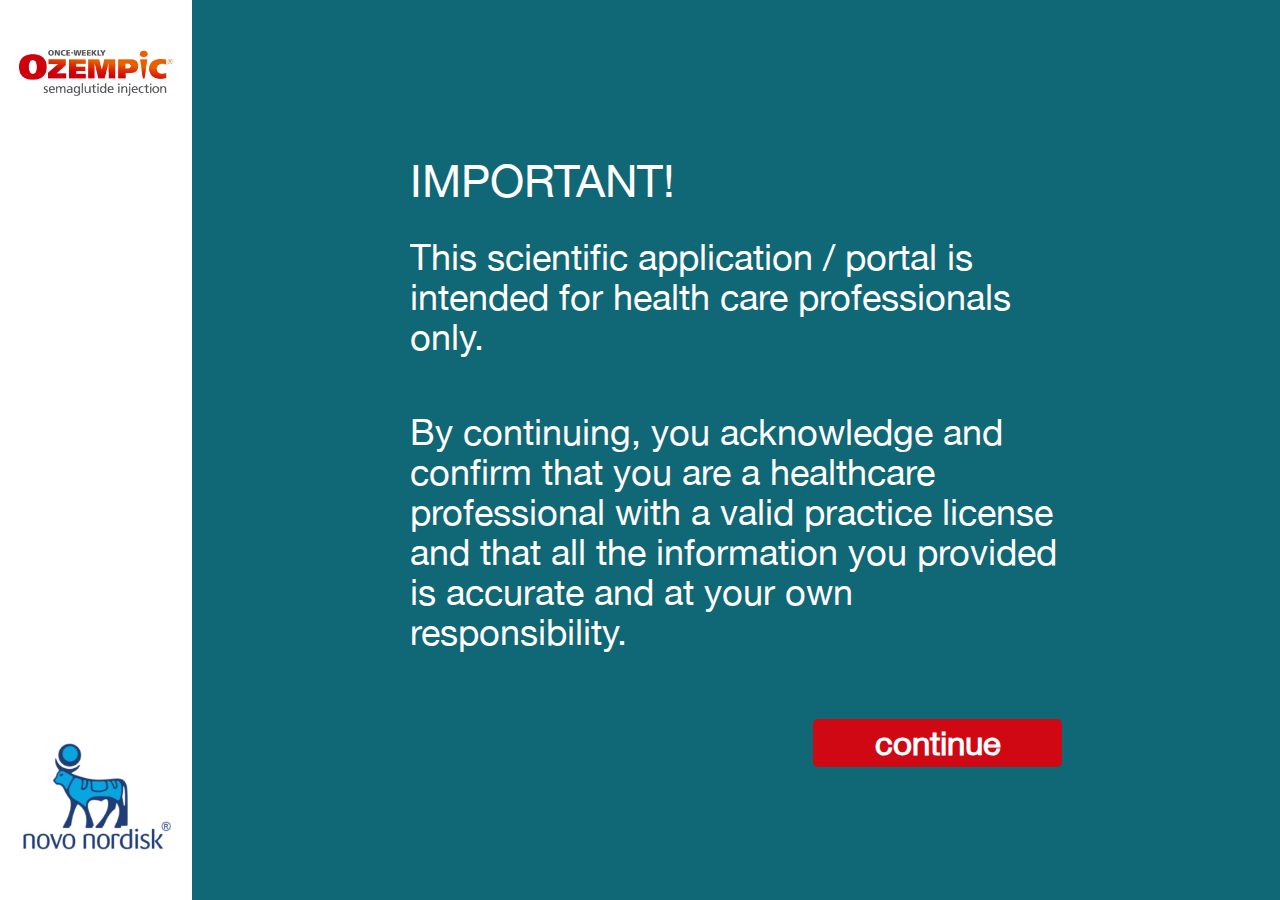
<file: index.html>
<!DOCTYPE html>
<html lang="en">
<head>
    <meta charset="UTF-8">
    <meta name="viewport" content="width=device-width, initial-scale=1.0">
    <title>Ozempic</title>
    <!-- Css Files -->
    <!-- Bootstrap -->
    <link rel="stylesheet" href="css/bootstrap.min.css">
    <!--Font Awesome Style  -->
    <link rel="stylesheet" href="css/all.min.css">
    <!-- Custome style -->
    <link rel="stylesheet" href="css/custome.css">
    <!-- End Css Files -->
</head>
<body>
    <div id="phone-view" class=" align-items-center">
        <div class="phone-view-item">
         <div class="phone mx-5">
         
         </div>
         <div class="message">
           Please rotate your device!
         </div>
        </div>
     </div>
    <!-- Description Section -->
    <section id="desc-sec" class="">
        <div id="desc" class="d-flex flex-nowrap">
            <div class="logo_container d-flex flex-column justify-content-between bg-white text-center">
                <img class="logo1 mx-auto" src="img/logo1.png" alt="">
                <img class="logo2 mx-auto" src="img/logo2.png" alt="">
            </div>
            <div class="desc-item d-flex flex-column justify-content-center ">
                <div class="desc_content text-white">
                    <h1 class="">IMPORTANT!</h1>
                    <p>This scientific application / portal is intended for health care professionals only.</p>
                    <p> By continuing, you acknowledge and confirm that you are a healthcare professional with a valid practice license and that all the information you provided is accurate and at your own responsibility.</p>
                    <button id="desc_btn"><a href="home.html">continue</a> </button>
                </div>

            </div>
        </div>
    </section>

    <!-- Js Files -->
    <!-- Jquery -->
    <script src="js/jquery.min.js"></script>
    <!-- Bootstrap -->
    <script src="js/bootstrap.min.js"></script>
    <!-- Custome js -->
    <script src="js/custome.js"></script>
</body>
</html>
</file>
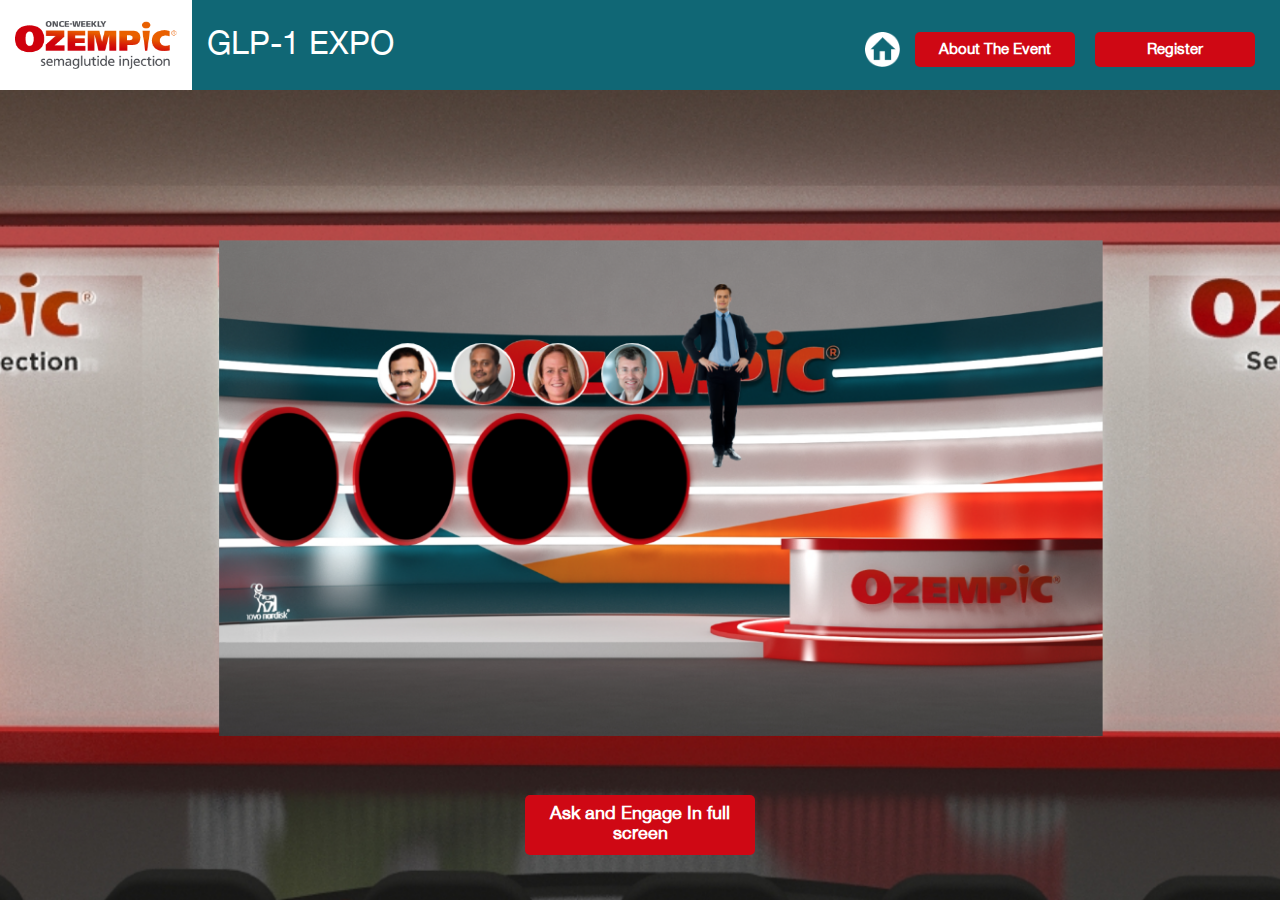
<file: attend.html>
<!DOCTYPE html>
<html lang="en">
<head>
    <meta charset="UTF-8">
    <meta name="viewport" content="width=device-width, initial-scale=1.0">
    <title>Ozempic</title>
    <!-- Css Files -->
    <!-- Bootstrap -->
    <link rel="stylesheet" href="css/bootstrap.min.css">
    <!--Font Awesome Style  -->
    <link rel="stylesheet" href="css/all.min.css">
    <!-- Custome style -->
    <link rel="stylesheet" href="css/custome.css">
    <!-- End Css Files -->
</head>
<body>
    <div id="phone-view" class=" align-items-center tap-view">
        <div class="phone-view-item">
         <div class="phone mx-5">
         
         </div>
         <div class="message">
           Please rotate your device!
         </div>
        </div>
     </div>
    <section id=""class="section-home home reg-section">
        <div id="home-nav" class="d-flex flex-nowrap home-nav">
            <div class="nav-logo">
                <img src="img/logo1.png" alt="" class="logo">
            </div>
            <div class="nav text-white d-flex justify-content-between flex-nowrap">
                <h2 class="mt-1 reg-nav-headding">GLP-1 EXPO</h2>
                <div class="nav-btn d-flex flex-nowrap justify-content-between mt-2">
                    <a href="home.html"><img class="home-icon" src="img/home-icon.png" alt=""></a>
                    <button class="about reg-nav-btn">About The Event</button>
                    <button class="register reg-nav-btn">Register</button>
                </div>
            </div>
        </div>
        <div id="home-bg" class="text-white  attend-bg">
           
            <a href="" class="attend-request">Ask and Engage In full screen</a>
        </div>

    </section>
 <!-- About popup -->
 <div id="myModal" class="modal py-0">
    <!-- Modal content -->
    <div class="modal-content py-0">
        <div id="" class="d-flex flex-nowrap home-nav">
            <div class="nav-logo">
                <img src="img/logo1.png" alt="" class="logo">
            </div>
            <div class="nav text-white d-flex justify-content-between flex-nowrap align-items-center ">
                <h2 class="mt-1">GLP-1 EXPO</h2>
                <div class="nav-btn d-flex flex-nowrap justify-content-between ">
                    <img class="home-icon close" src="img/home-icon.png" alt="">
                </div>
            </div>
        </div>
        <div class="popup-bg">
            <img src="img/popup-img.png" alt="" class="w-100" height="400">
        </div>
        <div class="popup-content text-center  mx-auto mt-3 py-3">
            <h1>Welcome to Novo Nordisk GLP-1 EXPO, 2020</h1>
            <p>You are welcome to our 2020 GLP-1 EXPO virtual event, where experts like you meet to discuss the future of our patients and our commitment to provide the best innovations and solutions to manage and hopefully find a cure for their disease.</p>
        </div>
        <div id="speakers" class="text-white text-center py-3">
            <h2>Our Speakers</h2>
            <div class="d-flex justify-content-between  mx-auto mt-md-5 mt-sm-5 flex-wrap speakers-container">
                    <div class="col-md-6 text-center text-white item">
                        <img src="img/Img1.png" alt="" class="speakerimg" >
                        <h4>Prof. Ali S. Alzahrani</h4>
                        <p>Consultant Endocrinologist, King Faisal Specialist
                            Hospital & Research Centre; Professor of Medicine,
                            Alfaisal University, Riyadh, Kingdom of Saudi Arabia
                        </p>
                    </div>
                    <div class="col-md-6 text-center text-white item">
                        <img src="img/Img2.png" alt="" class="speakerimg" >
                        <h4>Prof. Ali S. Alzahrani</h4>
                        <p>Consultant Endocrinologist, King Faisal Specialist
                            Hospital & Research Centre; Professor of Medicine,
                            Alfaisal University, Riyadh, Kingdom of Saudi Arabia
                        </p>
                    </div>
                    <div class="col-md-6 text-center text-white item mt-5">
                        <img src="img/Img3.png" alt="" class="speakerimg" >
                        <h4>Prof. Ali S. Alzahrani</h4>
                        <p>Consultant Endocrinologist, King Faisal Specialist
                            Hospital & Research Centre; Professor of Medicine,
                            Alfaisal University, Riyadh, Kingdom of Saudi Arabia
                        </p>
                    </div>
                    <div class="col-md-6 text-center text-white item mt-5">
                        <img src="img/Img4.png" alt="" class="speakerimg" >
                        <h4>Prof. Ali S. Alzahrani</h4>
                        <p>Consultant Endocrinologist, King Faisal Specialist
                            Hospital & Research Centre; Professor of Medicine,
                            Alfaisal University, Riyadh, Kingdom of Saudi Arabia
                        </p>
                    </div>

            </div>
            <div class="bg-white">
                <img src="img/logo2.png" alt="" class="sL2">
            </div>
        </div>
    </div>
</div>
    <!-- Js Files -->
    <!-- Jquery -->
    <script src="js/jquery.min.js"></script>
    <!-- Bootstrap -->
    <script src="js/bootstrap.min.js"></script>
    <!-- Custome js -->
    <script src="js/custome.js"></script>
</body>
</html>
</file>
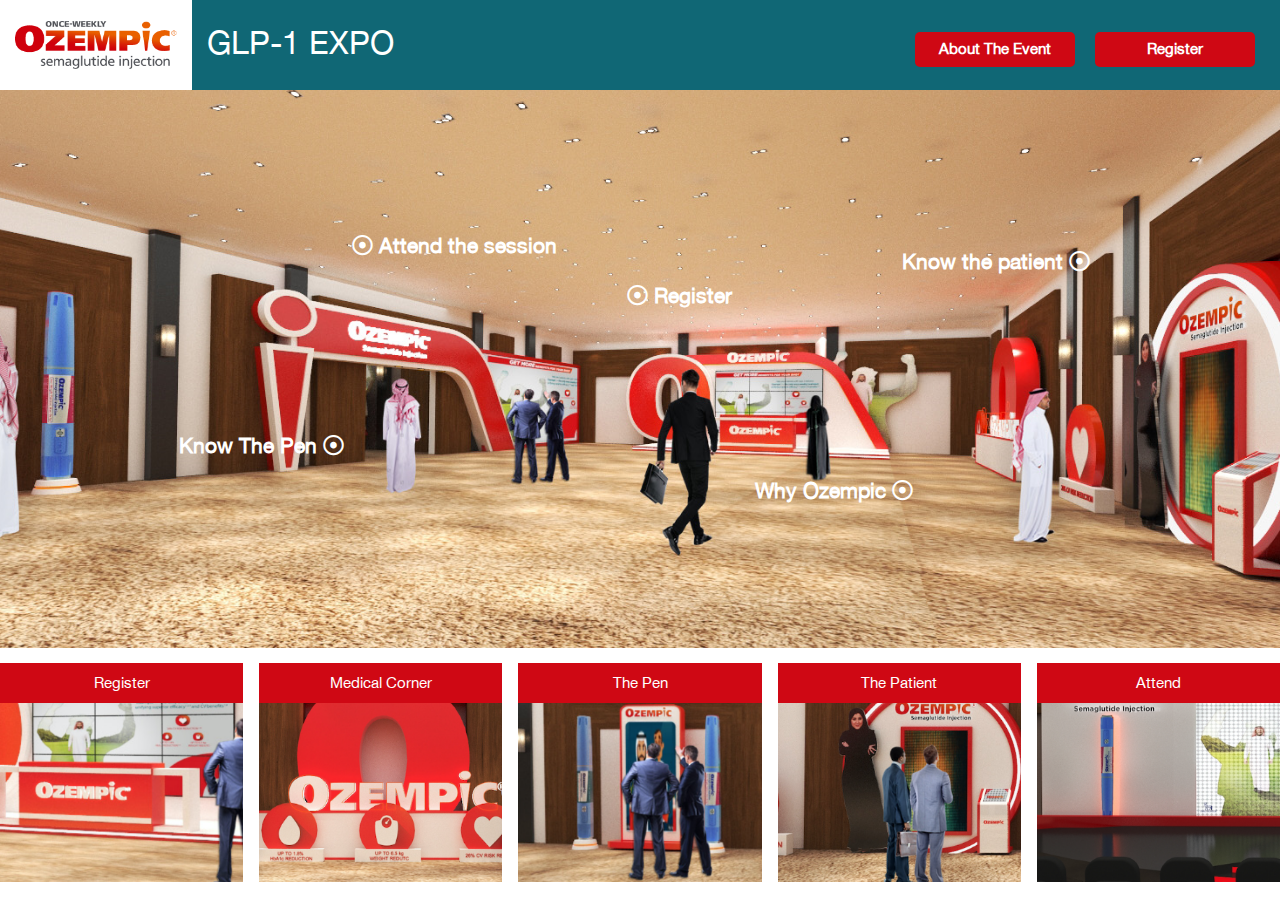
<file: home.html>
<!DOCTYPE html>
<html lang="en">
<head>
    <meta charset="UTF-8">
    <meta name="viewport" content="width=device-width, initial-scale=1.0">
    <title>Ozempic</title>
    <!-- Css Files -->
    <!-- Bootstrap -->
    <link rel="stylesheet" href="css/bootstrap.min.css">
    <!--Font Awesome Style  -->
    <link rel="stylesheet" href="css/all.min.css">
    <!-- Custome style -->
    <link rel="stylesheet" href="css/custome.css">
    <!-- End Css Files -->
</head>
<body>
    <!-- Description Section -->
    <div id="phone-view" class=" align-items-center">
       <div class="phone-view-item">
        <div class="phone mx-5">
        
        </div>
        <div class="message">
          Please rotate your device!
        </div>
       </div>
    </div>
    <section id="home"class="section-home home">
        <div id="home-nav" class="d-flex flex-nowrap home-nav">
            <div class="nav-logo">
                <img src="img/logo1.png" alt="" class="logo">
            </div>
            <div class="nav text-white d-flex justify-content-between flex-nowrap">
                <h2 class="mt-1">GLP-1 EXPO</h2>
                <div class="nav-btn d-flex flex-nowrap justify-content-between mt-2">
                    <button class="about">About The Event</button>
                    <a href="register.html"><button class="register">Register</button></a>
                </div>
            </div>
        </div>
        <div id="home-bg" class="text-white home-bg">
            <a href="pen.html" class="home-link1">Know The Pen <span><i class="far fa-dot-circle"></i></span></a>
            <a href="session.html" class="home-link2"><span><i class="far fa-dot-circle"></i></span> Attend the session</a>
            <a href="register.html" class="home-link3"> <span><i class="far fa-dot-circle"></i></span> Register</a>
            <a href="medical.html" class="home-link4">Why Ozempic <span><i class="far fa-dot-circle"></i></span></a>
            <a href="patient.html" class="home-link5">Know the patient <span><i class="far fa-dot-circle"></i></span></a>
        </div>
        <div id="home-buttom-links" class="w-100 d-flex justify-content-between home-buttom-links">
            <div class="register home-btn">
                <a href="register.html"></a>
                <a href="register.html" class="list-link">Register</a>
            </div>
            <div class="medical home-btn">
                <a href="medical.html"></a>
                <a href="medical.html" class="list-link">Medical Corner</a>
            </div>
            <div class="pen home-btn">
                <a href="pen.html"></a>
                <a href="pen.html" class="list-link">The Pen</a>
            </div>
            <div class="patient home-btn">
                <a href="patient.html"></a>
                <a href="patient.html" class="list-link">The Patient</a>
            </div>
            <div class="attend home-btn">
                <a href="session.html"></a>
                <a href="session.html" class="list-link">Attend</a>
            </div>
        </div>
    </section>

    <!-- About popup -->
    <div id="myModal" class="modal py-0">
        <!-- Modal content -->
        <div class="modal-content py-0">
            <div id="" class="d-flex flex-nowrap home-nav">
                <div class="nav-logo">
                    <img src="img/logo1.png" alt="" class="logo">
                </div>
                <div class="nav text-white d-flex justify-content-between flex-nowrap align-items-center ">
                    <h2 class="mt-1">GLP-1 EXPO</h2>
                    <div class="nav-btn d-flex flex-nowrap justify-content-between ">
                        <img class="home-icon close" src="img/home-icon.png" alt="">
                    </div>
                </div>
            </div>
            <div class="popup-bg">
                <img src="img/popup-img.png" alt="" class="w-100" height="400">
            </div>
            <div class="popup-content text-center  mx-auto mt-3 py-3">
                <h1>Welcome to Novo Nordisk GLP-1 EXPO, 2020</h1>
                <p>You are welcome to our 2020 GLP-1 EXPO virtual event, where experts like you meet to discuss the future of our patients and our commitment to provide the best innovations and solutions to manage and hopefully find a cure for their disease.</p>
            </div>
            <div id="speakers" class="text-white text-center py-3">
                <h2>Our Speakers</h2>
                <div class="d-flex justify-content-between  mx-auto mt-md-5 mt-sm-5 flex-wrap speakers-container">
                        <div class="col-md-6 text-center text-white item">
                            <img src="img/Img1.png" alt="" class="speakerimg" >
                            <h4>Prof. Ali S. Alzahrani</h4>
                            <p>Consultant Endocrinologist, King Faisal Specialist
                                Hospital & Research Centre; Professor of Medicine,
                                Alfaisal University, Riyadh, Kingdom of Saudi Arabia
                            </p>
                        </div>
                        <div class="col-md-6 text-center text-white item">
                            <img src="img/Img2.png" alt="" class="speakerimg" >
                            <h4>Prof. Ali S. Alzahrani</h4>
                            <p>Consultant Endocrinologist, King Faisal Specialist
                                Hospital & Research Centre; Professor of Medicine,
                                Alfaisal University, Riyadh, Kingdom of Saudi Arabia
                            </p>
                        </div>
                        <div class="col-md-6 text-center text-white item mt-5">
                            <img src="img/Img3.png" alt="" class="speakerimg" >
                            <h4>Prof. Ali S. Alzahrani</h4>
                            <p>Consultant Endocrinologist, King Faisal Specialist
                                Hospital & Research Centre; Professor of Medicine,
                                Alfaisal University, Riyadh, Kingdom of Saudi Arabia
                            </p>
                        </div>
                        <div class="col-md-6 text-center text-white item mt-5">
                            <img src="img/Img4.png" alt="" class="speakerimg" >
                            <h4>Prof. Ali S. Alzahrani</h4>
                            <p>Consultant Endocrinologist, King Faisal Specialist
                                Hospital & Research Centre; Professor of Medicine,
                                Alfaisal University, Riyadh, Kingdom of Saudi Arabia
                            </p>
                        </div>

                </div>
                <div class="bg-white">
                    <img src="img/logo2.png" alt="" class="sL2">
                </div>
            </div>
        </div>
    </div>

    <!-- pen popup -->
   
    <!-- Js Files -->
    <!-- Jquery -->
    <script src="js/jquery.min.js"></script>
    <!-- Bootstrap -->
    <script src="js/bootstrap.min.js"></script>
    <!-- Custome js -->
    <script src="js/custome.js"></script>
</body>
</html>
</file>
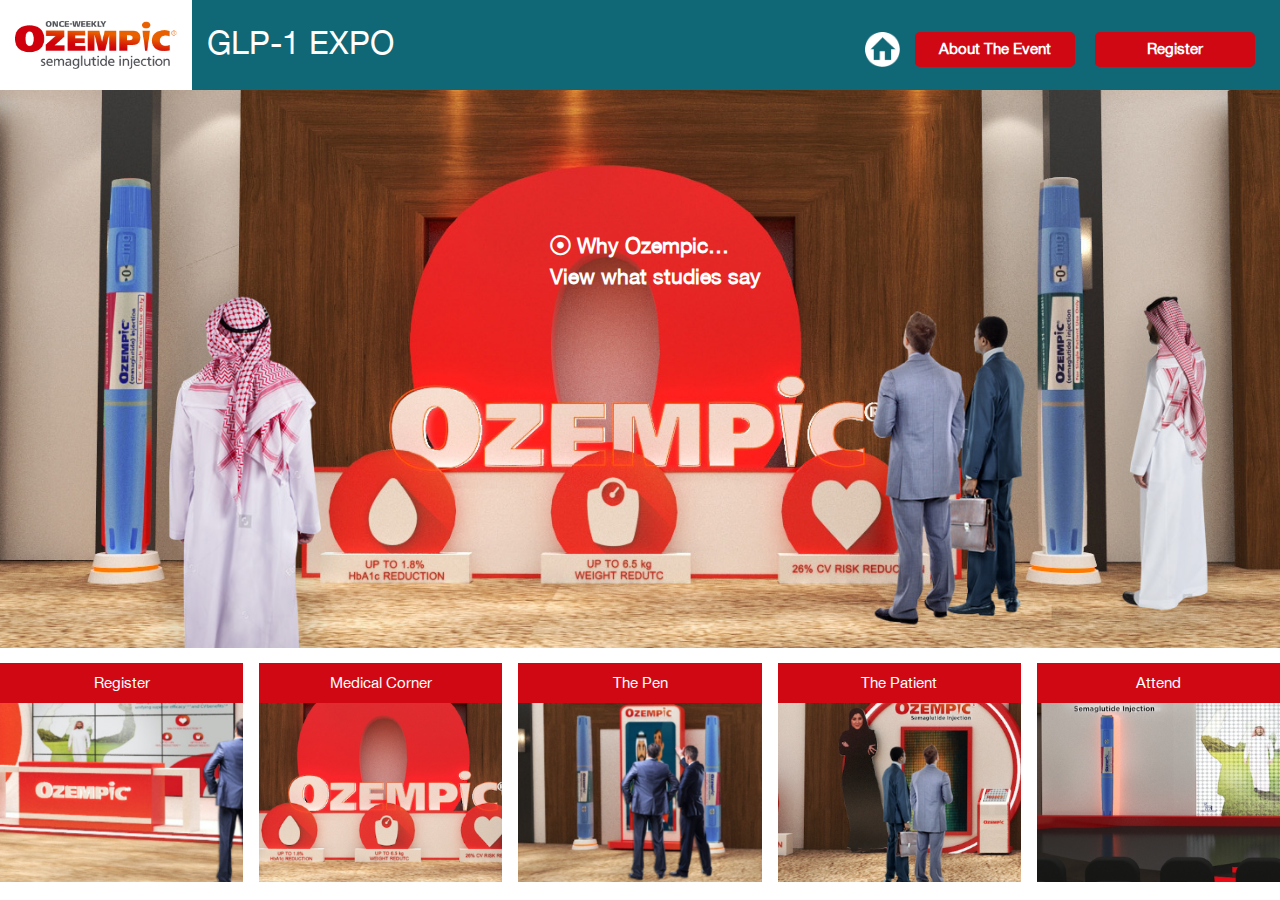
<file: medical.html>
<!DOCTYPE html>
<html lang="en">
<head>
    <meta charset="UTF-8">
    <meta name="viewport" content="width=device-width, initial-scale=1.0">
    <title>Ozempic</title>
    <!-- Css Files -->
    <!-- Bootstrap -->
    <link rel="stylesheet" href="css/bootstrap.min.css">
    <!--Font Awesome Style  -->
    <link rel="stylesheet" href="css/all.min.css">
    <!-- Custome style -->
    <link rel="stylesheet" href="css/custome.css">
    <!-- End Css Files -->
</head>
<body>
    <div id="phone-view" class=" align-items-center">
        <div class="phone-view-item">
         <div class="phone mx-5">
         
         </div>
         <div class="message">
           Please rotate your device!
         </div>
        </div>
     </div>
    <section id=""class="section-home home reg-section">
        <div id="home-nav" class="d-flex flex-nowrap home-nav">
            <div class="nav-logo">
                <img src="img/logo1.png" alt="" class="logo">
            </div>
            <div class="nav text-white d-flex justify-content-between flex-nowrap">
                <h2 class="mt-1 reg-nav-headding">GLP-1 EXPO</h2>
                <div class="nav-btn d-flex flex-nowrap justify-content-between mt-2">
                    <a href="home.html"><img class="home-icon" src="img/home-icon.png" alt=""></a>
                    <button class="about reg-nav-btn">About The Event</button>
                    <button class="register reg-nav-btn">Register</button>
                </div>
            </div>
        </div>
        <div id="home-bg" class="text-white home-bg med-bg">
            <a href="" class="home-link2 med-link1"><span><i class="far fa-dot-circle"></i></span> Why Ozempic… <br>View what studies say</a>
            <!-- <div id="medical-corner-container">
                <div id="drop"></div>
                <div id="weight"></div>
                <div id="heart"></div>
            </div> -->

            <div class="medical-popup">
                <div class="drop med-pop-item">
                    <div class="drop-content">
                        <img src="img/drop.jpg" alt="">
                    </div>
                    <span class="med-close">&times;</span>
                </div>
                <div class="heart med-pop-item">
                    <div class="heart-content">
                        <img src="img/heart.jpg" alt="">
                    </div>
                    <span class="med-close">&times;</span>
                </div>
                <div class="weight med-pop-item">
                    <div class="weight-content">
                        <img src="img/weight.jpg" alt="">
                    </div>
                    <span class="med-close">&times;</span>
                </div>
                <div class="p-popup med-pop-item">
                    <div class="drop-content">
                        <iframe class=" mx-auto" src="https://www.youtube.com/embed/OahEACbFfLM" frameborder="0" allow="accelerometer; autoplay; encrypted-media; gyroscope; picture-in-picture" allowfullscreen=""></iframe>
                    </div>
                    <span class="med-close">&times;</span>
                </div>
            </div>
        </div>
        <div id="home-buttom-links" class="w-100 d-flex justify-content-between home-buttom-links">
            <div class="register home-btn">
                <a href="register.html"></a>
                <a href="register.html" class="list-link">Register</a>
            </div>
            <div class="medical home-btn">
                <a href=""></a>
                <a href="" class="list-link">Medical Corner</a>
            </div>
            <div class="pen home-btn">
                <a href="pen.html"></a>
                <a href="pen.html" class="list-link">The Pen</a>
            </div>
            <div class="patient home-btn">
                <a href="patient.html"></a>
                <a href="patient.html" class="list-link">The Patient</a>
            </div>
            <div class="attend home-btn">
                <a href="session.html"></a>
                <a href="session.html" class="list-link">Attend</a>
            </div>
        </div>
    </section>
 <!-- About popup -->
    <div id="myModal" class="modal py-0">
        <!-- Modal content -->
        <div class="modal-content py-0">
            <div id="" class="d-flex flex-nowrap home-nav">
                <div class="nav-logo">
                    <img src="img/logo1.png" alt="" class="logo">
                </div>
                <div class="nav text-white d-flex justify-content-between flex-nowrap align-items-center ">
                    <h2 class="mt-1">GLP-1 EXPO</h2>
                    <div class="nav-btn d-flex flex-nowrap justify-content-between ">
                        <img class="home-icon close" src="img/home-icon.png" alt="">
                    </div>
                </div>
            </div>
            <div class="popup-bg">
                <img src="img/popup-img.png" alt="" class="w-100" height="400">
            </div>
            <div class="popup-content text-center  mx-auto mt-3 py-3">
                <h1>Welcome to Novo Nordisk GLP-1 EXPO, 2020</h1>
                <p>You are welcome to our 2020 GLP-1 EXPO virtual event, where experts like you meet to discuss the future of our patients and our commitment to provide the best innovations and solutions to manage and hopefully find a cure for their disease.</p>
            </div>
            <div id="speakers" class="text-white text-center py-3">
                <h2>Our Speakers</h2>
                <div class="d-flex justify-content-between  mx-auto mt-md-5 mt-sm-5 flex-wrap speakers-container">
                        <div class="col-md-6 text-center text-white item">
                            <img src="img/Img1.png" alt="" class="speakerimg" >
                            <h4>Prof. Ali S. Alzahrani</h4>
                            <p>Consultant Endocrinologist, King Faisal Specialist
                                Hospital & Research Centre; Professor of Medicine,
                                Alfaisal University, Riyadh, Kingdom of Saudi Arabia
                            </p>
                        </div>
                        <div class="col-md-6 text-center text-white item">
                            <img src="img/Img2.png" alt="" class="speakerimg" >
                            <h4>Prof. Ali S. Alzahrani</h4>
                            <p>Consultant Endocrinologist, King Faisal Specialist
                                Hospital & Research Centre; Professor of Medicine,
                                Alfaisal University, Riyadh, Kingdom of Saudi Arabia
                            </p>
                        </div>
                        <div class="col-md-6 text-center text-white item mt-5">
                            <img src="img/Img3.png" alt="" class="speakerimg" >
                            <h4>Prof. Ali S. Alzahrani</h4>
                            <p>Consultant Endocrinologist, King Faisal Specialist
                                Hospital & Research Centre; Professor of Medicine,
                                Alfaisal University, Riyadh, Kingdom of Saudi Arabia
                            </p>
                        </div>
                        <div class="col-md-6 text-center text-white item mt-5">
                            <img src="img/Img4.png" alt="" class="speakerimg" >
                            <h4>Prof. Ali S. Alzahrani</h4>
                            <p>Consultant Endocrinologist, King Faisal Specialist
                                Hospital & Research Centre; Professor of Medicine,
                                Alfaisal University, Riyadh, Kingdom of Saudi Arabia
                            </p>
                        </div>

                </div>
                <div class="bg-white">
                    <img src="img/logo2.png" alt="" class="sL2">
                </div>
            </div>
        </div>
    </div>
    <div class="pen-popup">

    </div> 

    <!-- Js Files -->
    <!-- Jquery -->
    <script src="js/jquery.min.js"></script>
    <!-- Bootstrap -->
    <script src="js/bootstrap.min.js"></script>
    <!-- Custome js -->
    <script src="js/custome.js"></script>
    <!-- medical -->
    <script src="js/medical.js"></script>
</body>
</html>
</file>
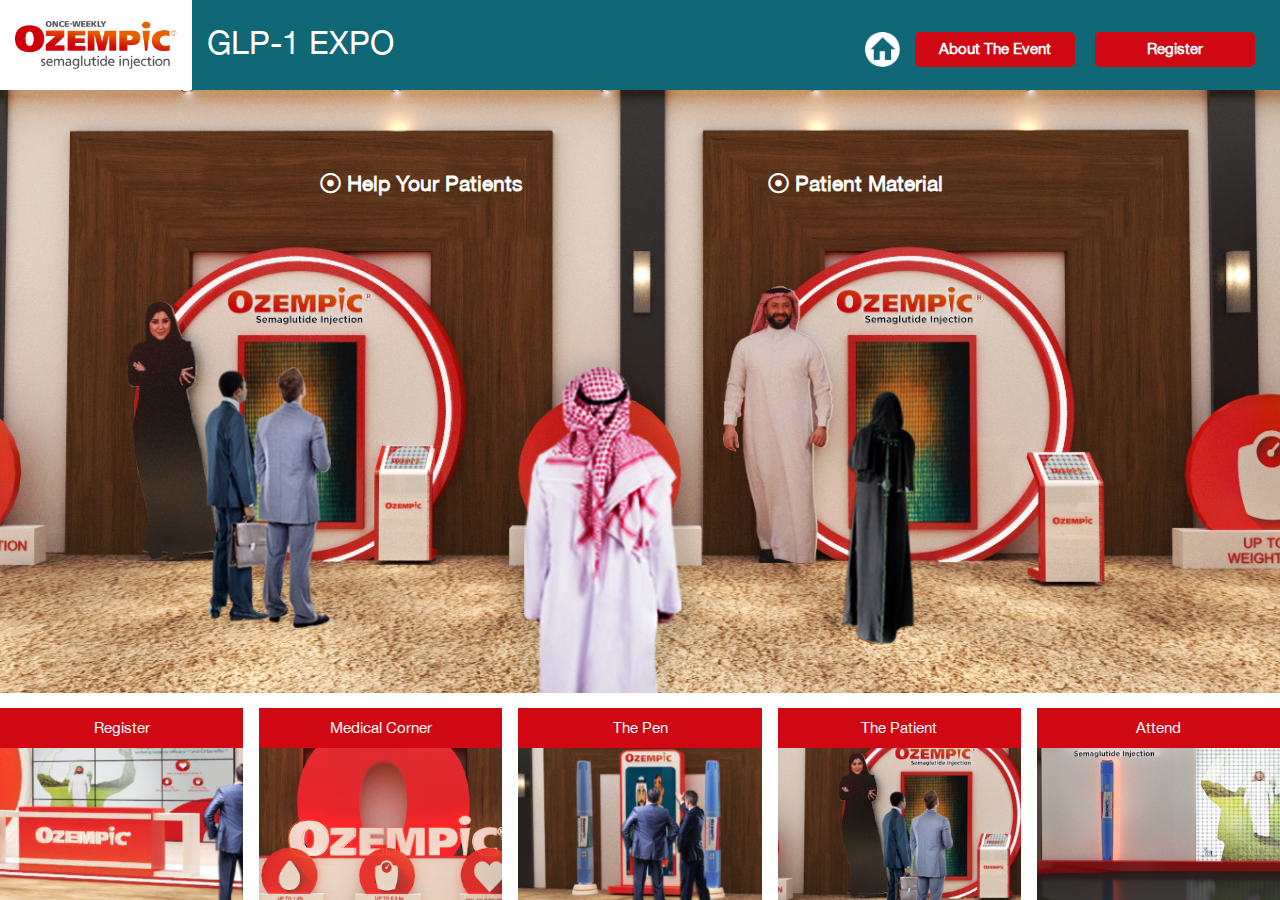
<file: patient.html>
<!DOCTYPE html>
<html lang="en">
<head>
    <meta charset="UTF-8">
    <meta name="viewport" content="width=device-width, initial-scale=1.0">
    <title>Ozempic</title>
    <!-- Css Files -->
    <!-- Bootstrap -->
    <link rel="stylesheet" href="css/bootstrap.min.css">
    <!--Font Awesome Style  -->
    <link rel="stylesheet" href="css/all.min.css">
    <!-- Custome style -->
    <link rel="stylesheet" href="css/custome.css">
    <!-- End Css Files -->
</head>
<body>
    <div id="phone-view" class=" align-items-center">
        <div class="phone-view-item">
         <div class="phone mx-5">
         
         </div>
         <div class="message">
           Please rotate your device!
         </div>
        </div>
     </div>
    <section id=""class="section-home home reg-section">
        <div id="home-nav" class="d-flex flex-nowrap home-nav">
            <div class="nav-logo">
                <img src="img/logo1.png" alt="" class="logo">
            </div>
            <div class="nav text-white d-flex justify-content-between flex-nowrap">
                <h2 class="mt-1 reg-nav-headding">GLP-1 EXPO</h2>
                <div class="nav-btn d-flex flex-nowrap justify-content-between mt-2">
                    <a href="home.html"><img class="home-icon" src="img/home-icon.png" alt=""></a>
                    <button class="about reg-nav-btn">About The Event</button>
                    <button class="register reg-nav-btn">Register</button>
                </div>
            </div>
        </div>
        <div id="home-bg" class="text-white home-bg patient-bg">
            <a href="" class="home-link2 p-link1"><span><i class="far fa-dot-circle"></i></span> Help Your Patients</a>
            <a href="" class="home-link3 p-link2"> <span><i class="far fa-dot-circle"></i></span> Patient Material</a>
        </div>
        <div id="home-buttom-links" class="w-100 d-flex justify-content-between home-buttom-links">
            <div class="register home-btn">
                <a href="register.html"></a>
                <a href="register.html" class="list-link">Register</a>
            </div>
            <div class="medical home-btn">
                <a href="medical.html"></a>
                <a href="medical.html" class="list-link">Medical Corner</a>
            </div>
            <div class="pen home-btn">
                <a href="pen.html"></a>
                <a href="pen.html" class="list-link">The Pen</a>
            </div>
            <div class="patient home-btn">
                <a href="patient.html"></a>
                <a href="patient.html" class="list-link">The Patient</a>
            </div>
            <div class="attend home-btn">
                <a href="session.html"></a>
                <a href="session.html" class="list-link">Attend</a>
            </div>
        </div>
    </section>
 <!-- About popup -->
 <div id="myModal" class="modal py-0">
    <!-- Modal content -->
    <div class="modal-content py-0">
        <div id="" class="d-flex flex-nowrap home-nav">
            <div class="nav-logo">
                <img src="img/logo1.png" alt="" class="logo">
            </div>
            <div class="nav text-white d-flex justify-content-between flex-nowrap align-items-center ">
                <h2 class="mt-1">GLP-1 EXPO</h2>
                <div class="nav-btn d-flex flex-nowrap justify-content-between ">
                    <img class="home-icon close" src="img/home-icon.png" alt="">
                </div>
            </div>
        </div>
        <div class="popup-bg">
            <img src="img/popup-img.png" alt="" class="w-100" height="400">
        </div>
        <div class="popup-content text-center  mx-auto mt-3 py-3">
            <h1>Welcome to Novo Nordisk GLP-1 EXPO, 2020</h1>
            <p>You are welcome to our 2020 GLP-1 EXPO virtual event, where experts like you meet to discuss the future of our patients and our commitment to provide the best innovations and solutions to manage and hopefully find a cure for their disease.</p>
        </div>
        <div id="speakers" class="text-white text-center py-3">
            <h2>Our Speakers</h2>
            <div class="d-flex justify-content-between  mx-auto mt-md-5 mt-sm-5 flex-wrap speakers-container">
                    <div class="col-md-6 text-center text-white item">
                        <img src="img/Img1.png" alt="" class="speakerimg" >
                        <h4>Prof. Ali S. Alzahrani</h4>
                        <p>Consultant Endocrinologist, King Faisal Specialist
                            Hospital & Research Centre; Professor of Medicine,
                            Alfaisal University, Riyadh, Kingdom of Saudi Arabia
                        </p>
                    </div>
                    <div class="col-md-6 text-center text-white item">
                        <img src="img/Img2.png" alt="" class="speakerimg" >
                        <h4>Prof. Ali S. Alzahrani</h4>
                        <p>Consultant Endocrinologist, King Faisal Specialist
                            Hospital & Research Centre; Professor of Medicine,
                            Alfaisal University, Riyadh, Kingdom of Saudi Arabia
                        </p>
                    </div>
                    <div class="col-md-6 text-center text-white item mt-5">
                        <img src="img/Img3.png" alt="" class="speakerimg" >
                        <h4>Prof. Ali S. Alzahrani</h4>
                        <p>Consultant Endocrinologist, King Faisal Specialist
                            Hospital & Research Centre; Professor of Medicine,
                            Alfaisal University, Riyadh, Kingdom of Saudi Arabia
                        </p>
                    </div>
                    <div class="col-md-6 text-center text-white item mt-5">
                        <img src="img/Img4.png" alt="" class="speakerimg" >
                        <h4>Prof. Ali S. Alzahrani</h4>
                        <p>Consultant Endocrinologist, King Faisal Specialist
                            Hospital & Research Centre; Professor of Medicine,
                            Alfaisal University, Riyadh, Kingdom of Saudi Arabia
                        </p>
                    </div>

            </div>
            <div class="bg-white">
                <img src="img/logo2.png" alt="" class="sL2">
            </div>
        </div>
    </div>
</div>
    <!-- Js Files -->
    <!-- Jquery -->
    <script src="js/jquery.min.js"></script>
    <!-- Bootstrap -->
    <script src="js/bootstrap.min.js"></script>
    <!-- Custome js -->
    <script src="js/custome.js"></script>
</body>
</html>
</file>
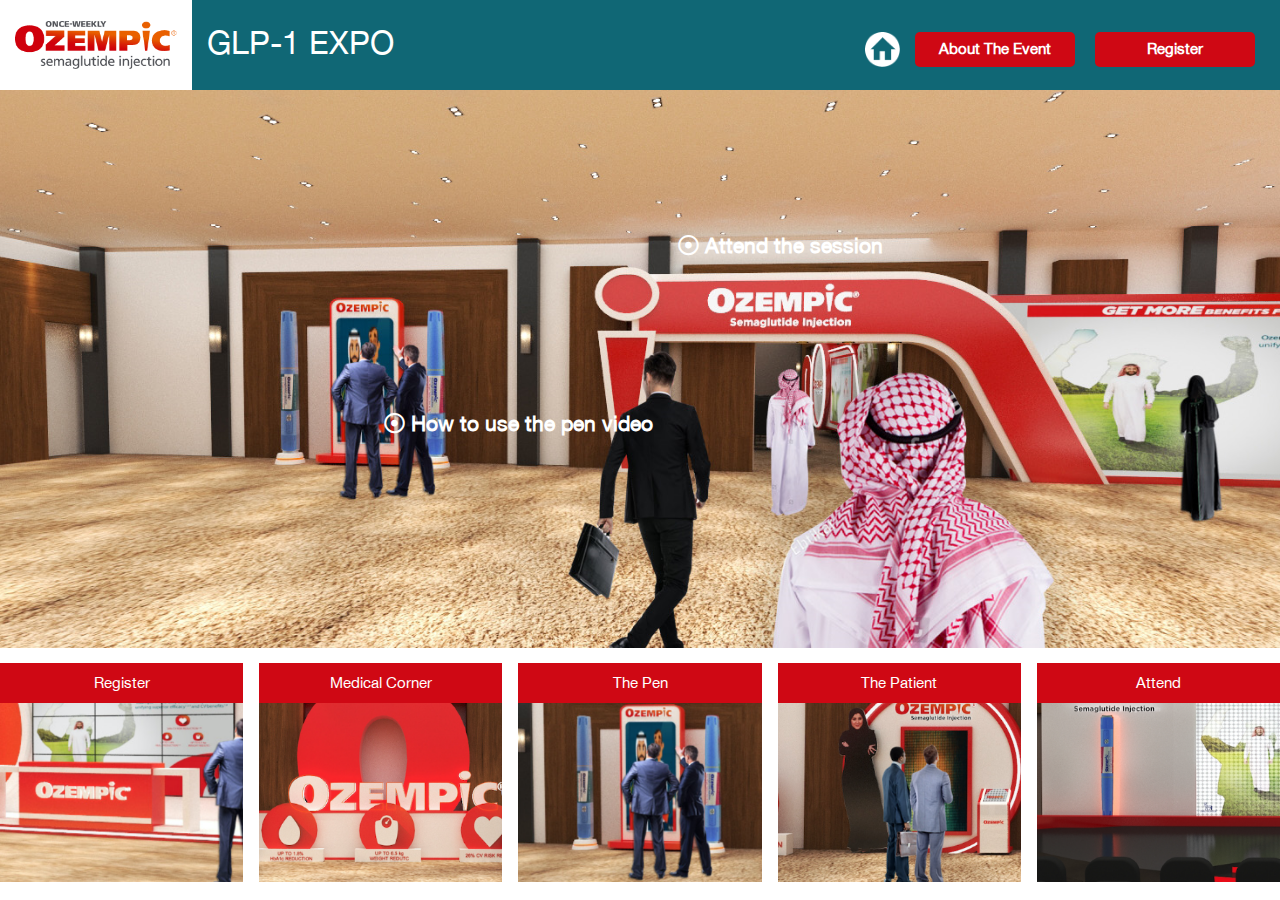
<file: pen.html>
<!DOCTYPE html>
<html lang="en">
<head>
    <meta charset="UTF-8">
    <meta name="viewport" content="width=device-width, initial-scale=1.0">
    <title>Ozempic</title>
    <!-- Css Files -->
    <!-- Bootstrap -->
    <link rel="stylesheet" href="css/bootstrap.min.css">
    <!--Font Awesome Style  -->
    <link rel="stylesheet" href="css/all.min.css">
    <!-- Custome style -->
    <link rel="stylesheet" href="css/custome.css">
    <!-- End Css Files -->
</head>
<body>
    <div id="phone-view" class=" align-items-center">
        <div class="phone-view-item">
         <div class="phone mx-5">
         
         </div>
         <div class="message">
           Please rotate your device!
         </div>
        </div>
     </div>
    <section id=""class="section-home home reg-section">
        <div id="home-nav" class="d-flex flex-nowrap home-nav">
            <div class="nav-logo">
                <img src="img/logo1.png" alt="" class="logo">
            </div>
            <div class="nav text-white d-flex justify-content-between flex-nowrap">
                <h2 class="mt-1 reg-nav-headding">GLP-1 EXPO</h2>
                <div class="nav-btn d-flex flex-nowrap justify-content-between mt-2">
                    <a href="home.html"><img class="home-icon" src="img/home-icon.png" alt=""></a>
                    <button class="about reg-nav-btn">About The Event</button>
                    <button class="register reg-nav-btn">Register</button>
                </div>
            </div>
        </div>
        <div id="home-bg" class="text-white home-bg pen-bg">
            <a href="session.html" class="home-link2 pen-link1"><span><i class="far fa-dot-circle"></i></span> Attend the session</a>
            <a href="" class="home-link3 pen-link2"> <span><i class="far fa-dot-circle"></i></span> How to use the pen video</a>
            <div class="medical-popup">
                <div class="p-popup med-pop-item">
                    <div class="drop-content">
                        <iframe class=" mx-auto" src="https://www.youtube.com/embed/OahEACbFfLM" frameborder="0" allow="accelerometer; autoplay; encrypted-media; gyroscope; picture-in-picture" allowfullscreen=""></iframe>
                    </div>
                    <span class="med-close">&times;</span>
                </div>
            </div>
        </div>
        <div id="home-buttom-links" class="w-100 d-flex justify-content-between home-buttom-links">
            <div class="register home-btn">
                <a href="register.html"></a>
                <a href="register.html" class="list-link">Register</a>
            </div>
            <div class="medical home-btn">
                <a href="medical.html"></a>
                <a href="medical.html" class="list-link">Medical Corner</a>
            </div>
            <div class="pen home-btn">
                <a href=""></a>
                <a href="" class="list-link">The Pen</a>
            </div>
            <div class="patient home-btn">
                <a href="patient.html"></a>
                <a href="patient.html" class="list-link">The Patient</a>
            </div>
            <div class="attend home-btn">
                <a href="session.html"></a>
                <a href="session.html" class="list-link">Attend</a>
            </div>
        </div>
    </section>
 <!-- About popup -->
 <div id="myModal" class="modal py-0">
    <!-- Modal content -->
    <div class="modal-content py-0">
        <div id="" class="d-flex flex-nowrap home-nav">
            <div class="nav-logo">
                <img src="img/logo1.png" alt="" class="logo">
            </div>
            <div class="nav text-white d-flex justify-content-between flex-nowrap align-items-center ">
                <h2 class="mt-1">GLP-1 EXPO</h2>
                <div class="nav-btn d-flex flex-nowrap justify-content-between ">
                    <img class="home-icon close" src="img/home-icon.png" alt="">
                </div>
            </div>
        </div>
        <div class="popup-bg">
            <img src="img/popup-img.png" alt="" class="w-100" height="400">
        </div>
        <div class="popup-content text-center  mx-auto mt-3 py-3">
            <h1>Welcome to Novo Nordisk GLP-1 EXPO, 2020</h1>
            <p>You are welcome to our 2020 GLP-1 EXPO virtual event, where experts like you meet to discuss the future of our patients and our commitment to provide the best innovations and solutions to manage and hopefully find a cure for their disease.</p>
        </div>
        <div id="speakers" class="text-white text-center py-3">
            <h2>Our Speakers</h2>
            <div class="d-flex justify-content-between  mx-auto mt-md-5 mt-sm-5 flex-wrap speakers-container">
                    <div class="col-md-6 text-center text-white item">
                        <img src="img/Img1.png" alt="" class="speakerimg" >
                        <h4>Prof. Ali S. Alzahrani</h4>
                        <p>Consultant Endocrinologist, King Faisal Specialist
                            Hospital & Research Centre; Professor of Medicine,
                            Alfaisal University, Riyadh, Kingdom of Saudi Arabia
                        </p>
                    </div>
                    <div class="col-md-6 text-center text-white item">
                        <img src="img/Img2.png" alt="" class="speakerimg" >
                        <h4>Prof. Ali S. Alzahrani</h4>
                        <p>Consultant Endocrinologist, King Faisal Specialist
                            Hospital & Research Centre; Professor of Medicine,
                            Alfaisal University, Riyadh, Kingdom of Saudi Arabia
                        </p>
                    </div>
                    <div class="col-md-6 text-center text-white item mt-5">
                        <img src="img/Img3.png" alt="" class="speakerimg" >
                        <h4>Prof. Ali S. Alzahrani</h4>
                        <p>Consultant Endocrinologist, King Faisal Specialist
                            Hospital & Research Centre; Professor of Medicine,
                            Alfaisal University, Riyadh, Kingdom of Saudi Arabia
                        </p>
                    </div>
                    <div class="col-md-6 text-center text-white item mt-5">
                        <img src="img/Img4.png" alt="" class="speakerimg" >
                        <h4>Prof. Ali S. Alzahrani</h4>
                        <p>Consultant Endocrinologist, King Faisal Specialist
                            Hospital & Research Centre; Professor of Medicine,
                            Alfaisal University, Riyadh, Kingdom of Saudi Arabia
                        </p>
                    </div>

            </div>
            <div class="bg-white">
                <img src="img/logo2.png" alt="" class="sL2">
            </div>
        </div>
    </div>
</div>

    <!-- Js Files -->
    <!-- Jquery -->
    <script src="js/jquery.min.js"></script>
    <!-- Bootstrap -->
    <script src="js/bootstrap.min.js"></script>
    <!-- Custome js -->
    <script src="js/custome.js"></script>
</body>
</html>
</file>
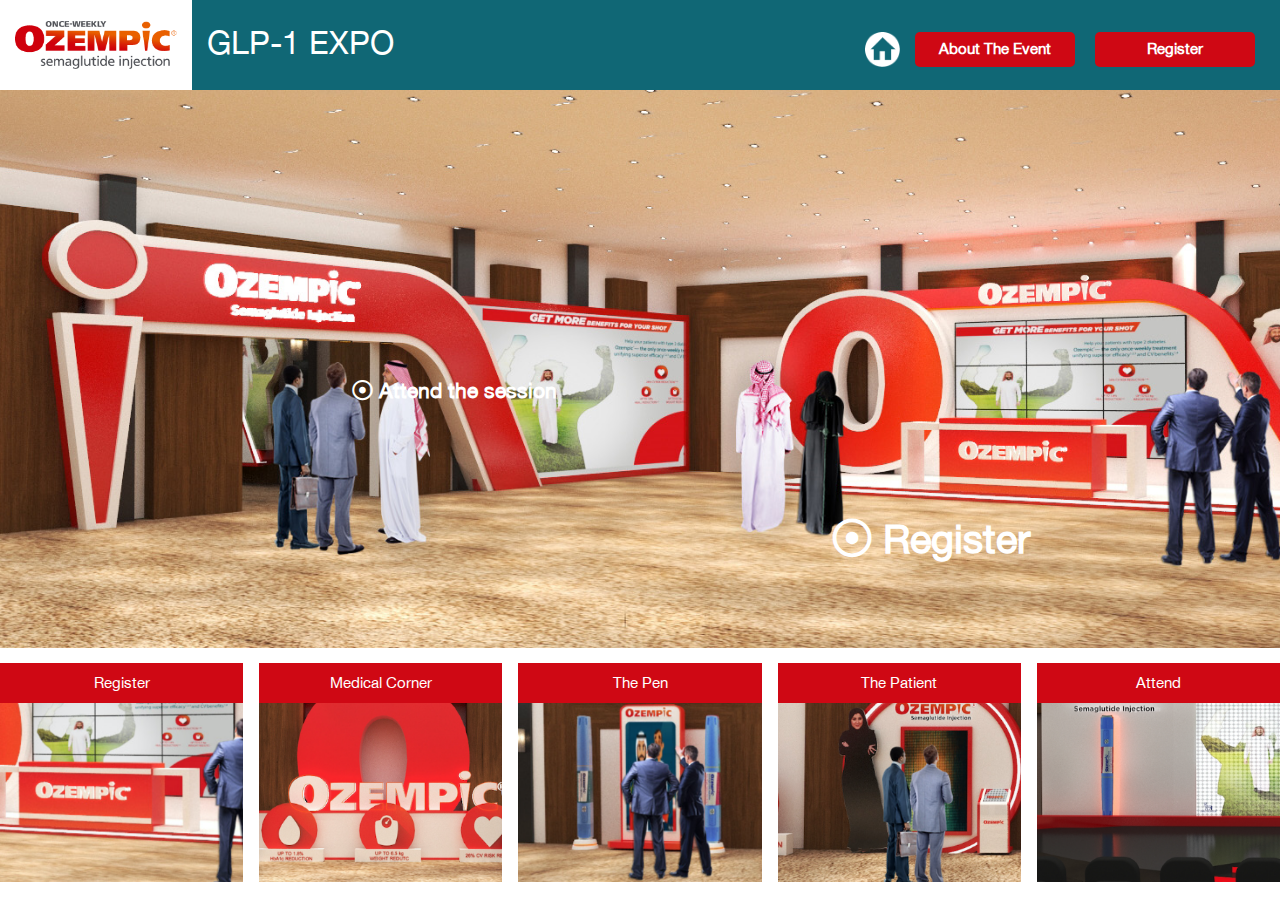
<file: register.html>
<!DOCTYPE html>
<html lang="en">
<head>
    <meta charset="UTF-8">
    <meta name="viewport" content="width=device-width, initial-scale=1.0">
    <title>Ozempic</title>
    <!-- Css Files -->
    <!-- Bootstrap -->
    <link rel="stylesheet" href="css/bootstrap.min.css">
    <!--Font Awesome Style  -->
    <link rel="stylesheet" href="css/all.min.css">
    <!-- Custome style -->
    <link rel="stylesheet" href="css/custome.css">
    <!-- End Css Files -->
</head>
<body>
    <div id="phone-view" class=" align-items-center">
        <div class="phone-view-item">
         <div class="phone mx-5">
         
         </div>
         <div class="message">
           Please rotate your device!
         </div>
        </div>
     </div>
    <section id=""class="section-home home reg-section">
        <div id="home-nav" class="d-flex flex-nowrap home-nav">
            <div class="nav-logo">
                <img src="img/logo1.png" alt="" class="logo">
            </div>
            <div class="nav text-white d-flex justify-content-between flex-nowrap">
                <h2 class="mt-1 reg-nav-headding">GLP-1 EXPO</h2>
                <div class="nav-btn d-flex flex-nowrap justify-content-between mt-2">
                    <a href="home.html"><img class="home-icon" src="img/home-icon.png" alt=""></a>
                    <button class="about reg-nav-btn">About The Event</button>
                    <button class="register reg-nav-btn">Register</button>
                </div>
            </div>
        </div>
        <div id="home-bg" class="text-white home-bg reg-bg">
            <a href="session.html" class="home-link2 reg-link1"><span><i class="far fa-dot-circle"></i></span> Attend the session</a>
            <a href="" class="home-link3 reg-link2"> <span><i class="far fa-dot-circle"></i></span> Register</a>
        </div>
        <div id="home-buttom-links" class="w-100 d-flex justify-content-between home-buttom-links">
            <div class="register home-btn">
                <a href="register.html"></a>
                <a href="register.html" class="list-link">Register</a>
            </div>
            <div class="medical home-btn">
                <a href="medical.html"></a>
                <a href="medical.html" class="list-link">Medical Corner</a>
            </div>
            <div class="pen home-btn">
                <a href="pen.html"></a>
                <a href="pen.html" class="list-link">The Pen</a>
            </div>
            <div class="patient home-btn">
                <a href="patient.html"></a>
                <a href="patient.html" class="list-link">The Patient</a>
            </div>
            <div class="attend home-btn">
                <a href="session.html"></a>
                <a href="session.html" class="list-link">Attend</a>
            </div>
        </div>
    </section>
    <!-- About popup -->
    <div id="myModal" class="modal py-0">
        <!-- Modal content -->
        <div class="modal-content py-0">
            <div id="" class="d-flex flex-nowrap home-nav">
                <div class="nav-logo">
                    <img src="img/logo1.png" alt="" class="logo">
                </div>
                <div class="nav text-white d-flex justify-content-between flex-nowrap align-items-center ">
                    <h2 class="mt-1">GLP-1 EXPO</h2>
                    <div class="nav-btn d-flex flex-nowrap justify-content-between ">
                        <img class="home-icon close" src="img/home-icon.png" alt="">
                    </div>
                </div>
            </div>
            <div class="popup-bg">
                <img src="img/popup-img.png" alt="" class="w-100" height="400">
            </div>
            <div class="popup-content text-center  mx-auto mt-3 py-3">
                <h1>Welcome to Novo Nordisk GLP-1 EXPO, 2020</h1>
                <p>You are welcome to our 2020 GLP-1 EXPO virtual event, where experts like you meet to discuss the future of our patients and our commitment to provide the best innovations and solutions to manage and hopefully find a cure for their disease.</p>
            </div>
            <div id="speakers" class="text-white text-center py-3">
                <h2>Our Speakers</h2>
                <div class="d-flex justify-content-between  mx-auto mt-md-5 mt-sm-5 flex-wrap speakers-container">
                        <div class="col-md-6 text-center text-white item">
                            <img src="img/Img1.png" alt="" class="speakerimg" >
                            <h4>Prof. Ali S. Alzahrani</h4>
                            <p>Consultant Endocrinologist, King Faisal Specialist
                                Hospital & Research Centre; Professor of Medicine,
                                Alfaisal University, Riyadh, Kingdom of Saudi Arabia
                            </p>
                        </div>
                        <div class="col-md-6 text-center text-white item">
                            <img src="img/Img2.png" alt="" class="speakerimg" >
                            <h4>Prof. Ali S. Alzahrani</h4>
                            <p>Consultant Endocrinologist, King Faisal Specialist
                                Hospital & Research Centre; Professor of Medicine,
                                Alfaisal University, Riyadh, Kingdom of Saudi Arabia
                            </p>
                        </div>
                        <div class="col-md-6 text-center text-white item mt-5">
                            <img src="img/Img3.png" alt="" class="speakerimg" >
                            <h4>Prof. Ali S. Alzahrani</h4>
                            <p>Consultant Endocrinologist, King Faisal Specialist
                                Hospital & Research Centre; Professor of Medicine,
                                Alfaisal University, Riyadh, Kingdom of Saudi Arabia
                            </p>
                        </div>
                        <div class="col-md-6 text-center text-white item mt-5">
                            <img src="img/Img4.png" alt="" class="speakerimg" >
                            <h4>Prof. Ali S. Alzahrani</h4>
                            <p>Consultant Endocrinologist, King Faisal Specialist
                                Hospital & Research Centre; Professor of Medicine,
                                Alfaisal University, Riyadh, Kingdom of Saudi Arabia
                            </p>
                        </div>

                </div>
                <div class="bg-white">
                    <img src="img/logo2.png" alt="" class="sL2">
                </div>
            </div>
        </div>
    </div>

    <div id="bigmarker-conference-widget-container855c9b25c760"></div>

    <!-- Js Files -->
    <!-- Jquery -->
    <script src="js/jquery.min.js"></script>
    <script src="https://www.bigmarker.com/widget/register_widget.js?club=imnvirtual&conference=855c9b25c760&widget_type=form_register&series_register=&upcoming_sub_title=Register%20Now&live_sub_title=&rec_sub_title=&upcoming_button_text=Register&live_button_text=&rec_button_text=Click%20here%20to%20view%20webinar&link_to_channel=false&widget_width=&background_color=ffffff&btext_color=2d374d&link_color=ff3801&ltext_color=ffffff&cid=ddda523a5d71" type="text/javascript"></script>

    <!-- Bootstrap -->
    <script src="js/bootstrap.min.js"></script>
    <!-- Custome js -->
    <script src="js/custome.js"></script>
</body>
</html>
</file>
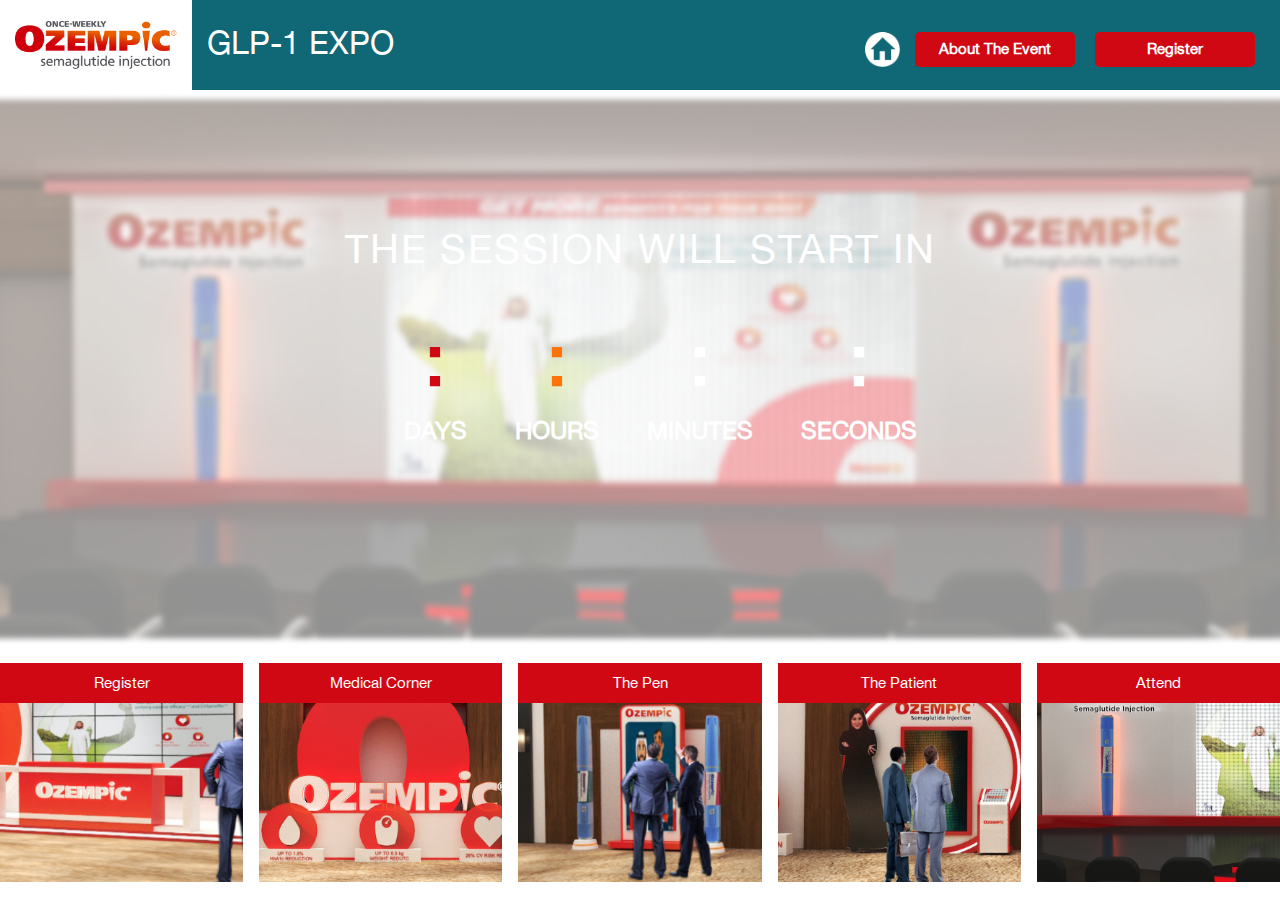
<file: session.html>
<!DOCTYPE html>
<html lang="en">
<head>
    <meta charset="UTF-8">
    <meta name="viewport" content="width=device-width, initial-scale=1.0">
    <title>Ozempic</title>
    <!-- Css Files -->
    <!-- Bootstrap -->
    <link rel="stylesheet" href="css/bootstrap.min.css">
    <!--Font Awesome Style  -->
    <link rel="stylesheet" href="css/all.min.css">
    <!-- Custome style -->
    <link rel="stylesheet" href="css/custome.css">
    <!-- End Css Files -->
</head>
<body>
    <div id="phone-view" class=" align-items-center">
        <div class="phone-view-item">
         <div class="phone mx-5">
         
         </div>
         <div class="message">
           Please rotate your device!
         </div>
        </div>
     </div>
    <section id=""class="section-home home reg-section">
        <div id="home-nav" class="d-flex flex-nowrap home-nav">
            <div class="nav-logo">
                <img src="img/logo1.png" alt="" class="logo">
            </div>
            <div class="nav text-white d-flex justify-content-between flex-nowrap">
                <h2 class="mt-1 reg-nav-headding">GLP-1 EXPO</h2>
                <div class="nav-btn d-flex flex-nowrap justify-content-between mt-2">
                    <a href="home.html"><img class="home-icon" src="img/home-icon.png" alt=""></a>
                    <button class="about reg-nav-btn">About The Event</button>
                    <button class="register reg-nav-btn">Register</button>
                </div>
            </div>
        </div>
        <div id="home-bg" class="text-white home-bg session-bg text-center d-flex align-items-center">
            <div class="container timer ">
                <h1 id="headline">The session will start in</h1>
                <div id="countdown">
                  <ul class="d-flex flex-nowrap">
                    <li><span id="days">:</span>days</li>
                    <li><span id="hours">:</span>Hours</li>
                    <li><span id="minutes">:</span>Minutes</li>
                    <li><span id="seconds">:</span>Seconds</li>
                  </ul>
                </div>
                <div class="message">
                  <div id="content">
                    <span class="emoji">🥳</span>
                    <span class="emoji">🎉</span>
                    <span class="emoji">🎂</span>
                  </div>
                </div>
              </div>        </div>
        <div id="home-buttom-links" class="w-100 d-flex justify-content-between home-buttom-links">
            <div class="register home-btn">
                <a href="register.html"></a>
                <a href="register.html" class="list-link">Register</a>
            </div>
            <div class="medical home-btn">
                <a href="medical.html"></a>
                <a href="medical.html" class="list-link">Medical Corner</a>
            </div>
            <div class="pen home-btn">
                <a href="pen.html"></a>
                <a href="pen.html" class="list-link">The Pen</a>
            </div>
            <div class="patient home-btn">
                <a href="patient.html"></a>
                <a href="patient.html" class="list-link">The Patient</a>
            </div>
            <div class="attend home-btn">
                <a href=""></a>
                <a href="" class="list-link">Attend</a>
            </div>
        </div>
    </section>
 <!-- About popup -->
 <div id="myModal" class="modal py-0">
    <!-- Modal content -->
    <div class="modal-content py-0">
        <div id="" class="d-flex flex-nowrap home-nav">
            <div class="nav-logo">
                <img src="img/logo1.png" alt="" class="logo">
            </div>
            <div class="nav text-white d-flex justify-content-between flex-nowrap align-items-center ">
                <h2 class="mt-1">GLP-1 EXPO</h2>
                <div class="nav-btn d-flex flex-nowrap justify-content-between ">
                    <img class="home-icon close" src="img/home-icon.png" alt="">
                </div>
            </div>
        </div>
        <div class="popup-bg">
            <img src="img/popup-img.png" alt="" class="w-100" height="400">
        </div>
        <div class="popup-content text-center  mx-auto mt-3 py-3">
            <h1>Welcome to Novo Nordisk GLP-1 EXPO, 2020</h1>
            <p>You are welcome to our 2020 GLP-1 EXPO virtual event, where experts like you meet to discuss the future of our patients and our commitment to provide the best innovations and solutions to manage and hopefully find a cure for their disease.</p>
        </div>
        <div id="speakers" class="text-white text-center py-3">
            <h2>Our Speakers</h2>
            <div class="d-flex justify-content-between  mx-auto mt-md-5 mt-sm-5 flex-wrap speakers-container">
                    <div class="col-md-6 text-center text-white item">
                        <img src="img/Img1.png" alt="" class="speakerimg" >
                        <h4>Prof. Ali S. Alzahrani</h4>
                        <p>Consultant Endocrinologist, King Faisal Specialist
                            Hospital & Research Centre; Professor of Medicine,
                            Alfaisal University, Riyadh, Kingdom of Saudi Arabia
                        </p>
                    </div>
                    <div class="col-md-6 text-center text-white item">
                        <img src="img/Img2.png" alt="" class="speakerimg" >
                        <h4>Prof. Ali S. Alzahrani</h4>
                        <p>Consultant Endocrinologist, King Faisal Specialist
                            Hospital & Research Centre; Professor of Medicine,
                            Alfaisal University, Riyadh, Kingdom of Saudi Arabia
                        </p>
                    </div>
                    <div class="col-md-6 text-center text-white item mt-5">
                        <img src="img/Img3.png" alt="" class="speakerimg" >
                        <h4>Prof. Ali S. Alzahrani</h4>
                        <p>Consultant Endocrinologist, King Faisal Specialist
                            Hospital & Research Centre; Professor of Medicine,
                            Alfaisal University, Riyadh, Kingdom of Saudi Arabia
                        </p>
                    </div>
                    <div class="col-md-6 text-center text-white item mt-5">
                        <img src="img/Img4.png" alt="" class="speakerimg" >
                        <h4>Prof. Ali S. Alzahrani</h4>
                        <p>Consultant Endocrinologist, King Faisal Specialist
                            Hospital & Research Centre; Professor of Medicine,
                            Alfaisal University, Riyadh, Kingdom of Saudi Arabia
                        </p>
                    </div>

            </div>
            <div class="bg-white">
                <img src="img/logo2.png" alt="" class="sL2">
            </div>
        </div>
    </div>
</div>
    <!-- Js Files -->
    <!-- Jquery -->
    <script src="js/jquery.min.js"></script>
    <!-- Bootstrap -->
    <script src="js/bootstrap.min.js"></script>
    <!-- timer -->
    <script src="js/timer.js"></script>
    <!-- Custome js -->
    <script src="js/custome.js"></script>
</body>
</html>
</file>
<file: css/custome.css>
/* --------------------- global styling ------------------------ */
:root{
    --mainColor:#106775;
    --secColor:#CF0814;
}

body,html{
  width: 100%;
  overflow-x: hidden;
}
@font-face {
  font-family: 'Helvetica-Neue-Interface';
    src:  url('Helvetica-Neue-Interface.ttf.woff') format('woff'),
    url('Helvetica-Neue-Interface.ttf.eot');
    font-weight: 100;
    font-style: normal;
}
body{
  font-family: 'Helvetica-Neue-Interface'!important;    
}
a{
  color: white;
  display: inline-block;
}
a:hover{
  text-decoration: none;
  color: white;
}
/* ------------------------------------- index ----------------------------- */
#desc{
  background-color: var(--mainColor);
  overflow: hidden;
  width: 100vw;
  height: 100vh;
}
#desc .logo_container{
  width: 15%;
}
.logo_container img.logo1{
  margin-top: 50px;
  width: 80%;
}
.logo_container img.logo2{
  margin-bottom: 50px;
  width: 80%;
}
.desc-item{
  width: 85%;
}
.desc_content{
  width: 60%;
  margin: 20px auto 0;
  height: fit-content;
  overflow: hidden;
}
.desc_content h1{
  font-weight: 100;
  font-size: 45px;
  /* font-size: 58px; */
}
.desc_content p{
  font-size: 36px;
  /* font-size: 48px; */
  font-weight: 100;
  line-height: 40px;
  margin-top: 30px;
}
.desc_content p:nth-child(3){
  margin-top: 55px;
}
section #desc button{
  /* width: 270px;
  height: 77px; */
  width: 249px;
  height: 48px;
  background-color: var(--secColor);
  color: white;
  text-align: center;
  font-weight: 600;
  font-size: 33px;
  border: 0;
  margin-top: 50px;
  float: right;
  border-radius: 5px;
  line-height: 48px;
}
@media(max-width:1024px){
  .desc_content {
    width: 75%;
  }
  .desc_content h1{
    font-size: 36px;
  }
  .desc_content p{
    font-size: 29px;
    line-height: 35px;
  }
  section #desc button {
    width: 180px;
    height: 48px;
    font-size: 28px;
    line-height: 28px;
  }
  .logo_container img.logo1 {
    margin-top: 70px;
  }
  .logo_container img.logo2 {
    margin-bottom: 70px;
  }
}

@media(max-width:824px){
  .logo_container img.logo1 {
    margin-top: 16px;
  }
  .logo_container img.logo2 {
    margin-bottom: 16px;
  }
  .desc_content h1{
    font-size: 30px;
  }
  .desc_content p{
    font-size: 15px;
    line-height: 21px;
    margin-top: 25px!important;
  }
  section #desc button {
    width: 133px;
    height: 37px;
    font-size: 25px;
    line-height: 15px;
    margin-top: 20px;
  }
}
@media(max-width:768px){
  .desc_content h1{
    font-size: 36px;
  }
  .desc_content p{
    font-size: 29px;
    line-height: 35px;
  }
  .logo_container img.logo1 {
    margin-top: 70px;
  }
  .logo_container img.logo2 {
    margin-bottom: 70px;
  }
}
@media(max-width:740px){
  .desc_content h1{
    font-size: 30px;
  }
  .desc_content p{
    font-size: 15px;
    line-height: 21px;
    margin-top: 20px!important;
  }
  section #desc button {
    width: 130px;
    height: 40px;
    font-size: 25px;
    line-height: 15px;
    margin-top: 10px;
  }
}
@media(max-width:670px){
  .logo_container img.logo1 {
    margin-top: 20px;
  }
  .logo_container img.logo2 {
    margin-bottom: 20px;
  }
  .desc_content h1{
    font-size: 30px;
  }
  .desc_content p{
    font-size: 15px;
    line-height: 21px;
    margin-top: 7px!important;
  }
  section #desc button {
    width: 111px;
    height: 31px;
    font-size: 17px;
    line-height: 15px;
    margin-top: 7px;
  }
}
@media(max-width:560px){
  .desc_content {
    width: 90%;
  }
}
@media(max-width:280px){
  .desc_content {
    width: 90%;
  }
  .desc_content h1{
    font-size: 15px;
  }
  .desc_content p{
    font-size: 12px;
    line-height: 18px;
    margin-top: 5px!important;
  }
  section #desc button {
    margin-top: 5px;
  }
}
/* End Desc Section */

/* home section */
section.home{
  height: 100vh;
  overflow: hidden;
}
.home-nav{
  height: 10%;
}
.home .nav-logo .logo{
  width: 100%;
  padding: 15px;
}
.home .nav-logo{
  width: 15%;
  align-items: center;
  display: flex;
}
.home .nav{
  background-color: var(--mainColor);
  width: 85%;
  padding: 15px;
  align-items: center;
}
.home .nav .nav-btn button{
  width: 160px;
  height: 35px;
  background-color: var(--secColor);
  color: white;
  text-align: center;
  font-weight: 600;
  font-size: 15px;
  border: 0;
  margin: 0px 10px;
  float: right;
  border-radius: 5px;
  line-height: 20px;
}
/* home bg */
.home-bg{
  background-image: url('../img/home.png');
  height: 62%;
  background-repeat: no-repeat;
  background-size: cover;
  position: relative;
  background-position: center;
}
.home-bg a{
  color: white;
  text-decoration: none;
  font-weight: bold;
  position: absolute;
  font-size: 21px;
  animation: mymove 1s infinite;
  
}
@keyframes mymove {
    0%,100% { transform: translate(1px, 1px) rotate(0deg); }
    50% { transform: translate(1px, -2px) rotate(-1deg); }
}
.home-bg a.home-link1{
  top: 61%;
  left: 14%;
}
.home-bg a.home-link2{
  top: 25%;
  left: 27.5%;
}
.home-bg a.home-link3{
  top: 34%;
  left: 49%;
}
.home-bg a.home-link4{
  top: 69%;
  left: 59%;
}
.home-bg a.home-link5{
  top: 28%;
  left: 70.5%;
}


/* home button links */
.home-buttom-links{
  border-top: solid white 15px;
  height: 26% ;
}
.home-buttom-links .home-btn{
  width: 19%;
  background-repeat: no-repeat;
  background-size: cover;
  position: relative;
  overflow: hidden;
  transition: 0.3s;
  height: 100%;
}
.home-buttom-links a{
  height: 90%;
  width: 100%;
  display: inline-block;
}
.home-buttom-links a.list-link{
  width: 100%;
  height: 40px;
  text-align: center;
  font-size: 15px;
  background-color: var(--secColor);
  position: absolute;
  top: 0%;
  left: 0;
  line-height: 40px;
  color: white;
  text-decoration: none;
  transition: 0.3s;
}
.home-buttom-links .home-btn:hover a.list-link{
  transform: scale(1.2);
}
.home-buttom-links .home-btn:hover{
  filter: grayscale(90%)
}
.home-buttom-links .register{
  background-image: url('../img/reg.png');
  border-left: 0;
}
.home-buttom-links .medical{
  background-image: url('../img/med.png');
}
.home-buttom-links .pen{
  background-image: url('../img/pen.png');
}
.home-buttom-links .patient{
  background-image: url('../img/patient.png');
}
.home-buttom-links .attend{
  background-image: url('../img/attend.png');
}
.home-icon{
  width: 35px;
  height: 35px;
  margin-right: 5px;
}
/* about popup */

.modal {
  display: none; 
  position: fixed; 
  z-index: 12; 
  left: 0;
  top: 0;
  width: 100%; 
  height: 100%; 
  /* overflow: auto!important;  */
  background-color: rgb(0,0,0); 
  background-color: rgba(0,0,0,0.7); overflow: hidden;
}

.modal-content {
  background-color: #fefefe;
  margin:20px auto;
  border: 1px solid #888;
  width: 80%;
  height: 100%;
  overflow: auto;
  z-index: 999;

}

.modal .nav{
  width: 85%;
  padding-left: 20px;

}
.modal .home-nav{
  background-color: var(--mainColor);
}
.modal .nav-logo{
  width: 13%;
  align-items: center;
  display: flex;
  background-color: white;
}
.modal .nav-logo .logo{
  width: 100%;
}
.modal .nav h2{
  font-size: 20px;
}
.popup-content{
  width: 60%;
}
.popup-content h1{
  color: var(--secColor);
  font-weight: 600;
}
.popup-content p{
  font-size: 20px;
}
#speakers{
  background-color: #EB601D;
  text-align: center;
}
.modal-content::-webkit-scrollbar-thumb{
  background-color: gray;
  border-top: 10px solid white;
  width: 5px;
}
.modal-content::-webkit-scrollbar-track{
  background-color:transparent;
  

}
.speakerimg{
  width: 200px;
  height: 200px;
}
#speakers h4{
  font-size: 25px;
  font-weight: bold;
  margin-top: 10px;
}
#speakers p{
  font-size: 18px;
    line-height: 22px;
}
.speakers-container{
  width: 75%;
}
/* End Home Section */
/* Media Screen Home Section */
@media(max-width:1024px){
  .home-nav {
    height: 10vh;
  }
  .home .nav-logo{
    padding-top: 10px;
  }
  .home-bg{
    height: 70vh;
  }
  .home-buttom-links .home-btn{
    height: 19vh;
  }
}

@media(max-width:824px){
  .home-nav {
    height: 15vh;
  }
  .home .nav h2{
    font-size:20px
  }
  .home .nav .nav-btn button {
    width: 129px;
    height: 27px;
    font-size: 12px;
    margin: 0px 3px;
    line-height: 20px;
  }
  .home .nav-logo{
    padding-top: 10px;
  }
  .home-bg{
    height: 55vh;
  }
  .home-bg a {
    font-size: 11px;
  }
  .home-buttom-links .home-btn{
    height: 28vh;
  }
  .home-buttom-links{
    border-top: solid white 7px;
  }
  .home-buttom-links a.list-link {
    width: 100%;
    height: 24px;
    font-size: 12px;
    background-color: var(--secColor);
    position: absolute;
    line-height: 24px;
  }
  .patient-bg{
    height: 56%!important;
  }
  .timer {
    height: 200px;
  }
  .timer h1{
    font-size: 22px;
  }
  .timer ul li{
    font-size: 20px;
  }
}
@media(max-width:768px){
  .home-nav {
    height: 9%;
  }
  .home .nav-logo{
    padding-top: 10px;
  }
  .home-bg{
    height: 70vh;
  }
  .home-buttom-links .home-btn{
    height: 27vh;
  }
  .popup-content h1 {
    font-size: 21px;
  }
  .popup-content p {
    font-size: 18px;
    line-height: 22px;
  }
  .speakers-container{
    width: 90%;
  }
  .speakerimg {
    width: 174px;
    height: 158px;
}
}

@media(max-width:735px){
  .home-nav {
    height: 15vh;
  }
  .home .nav h2{
    font-size:20px
  }
  .home .nav .nav-btn button {
    width: 129px;
    height: 27px;
    font-size: 12px;
    margin: 0px 3px;
    line-height: 20px;
  }
  .home .nav-logo{
    padding-top: 10px;
  }
  .home-bg{
    height: 55vh;
  }
  .home-bg a {
    font-size: 11px;
  }
  .home-buttom-links .home-btn{
    height: 28vh;
  }
  .home-buttom-links{
    border-top: solid white 7px;
  }
  .sL2{
    height: 60px;
    width: 70px;
  }

}
@media(max-width:569px){
  .speakerimg {
    width: 137px;
    height: 143px;
  }
}
@media(max-width:541px){
  .home-nav {
    height: 8%;
  }
  .home-bg{
    height: 75%;
  }
  .home-buttom-links .home-btn {
    height: 16vh;
    background-position: center;
  }
  .speakerimg {
    width: 150px;
    height: 138px;
    margin: 0!important;
}

}
@media(max-width:415px){
  .home-nav {
    height: 5%;
}
  .home-bg{
    height: 75%;
  }
  .home-buttom-links .home-btn {
    height: 16vh;
  }
  .home .nav h2 {
    font-size: 8px;
    margin: 0!important;
  }
  .nav-btn{
    margin: 0!important;
  }
  .home .nav .nav-btn button {
    width: 80px;
    height: 18px;
    font-size: 7px;
    margin: 0px 3px;
    line-height: 7px;
}
.home-buttom-links a.list-link {
  font-size: 9px;
  line-height: 24px;
  }
}

@media(max-width:320px){
  .reg-nav-headding{
    font-size: 7px!important;
  }
}
@media(max-width:280px){
  .home .nav-logo{
    width: 20%;
  }
  .home .nav .nav-btn button {
    width: 54px;
    height: 11px;
    font-size: 5px;
    margin: 0px 3px;
    line-height: 7px;
  }
  .home-buttom-links a.list-link {
    font-size: 7px;
  }
  .home-buttom-links .home-btn {
    height: 11vh;
  }
  .home-bg {
    height: 82%;
  }
  .home-bg a {
    font-size: 9px;
  }
  .reg-section{
    padding: 0!important;
  }
}
/* register  */
.reg-bg{
  background-image: url('../img/reg-bg.png');
  height: 62%;
  background-repeat: no-repeat;
  background-size: cover;
  position: relative;
  background-position: center;
}
.reg-link1{
  top: 51%!important;
}
.reg-link2{
  top: 75%!important;
  left: 65%!important;
  font-size: 40px!important;
}
@media(max-width:760px){
  .home-icon {
    width: 30px;
    height: 30px;
    margin-top: -3px;
  }
  .reg-link2{
    top: 75%!important;
    left: 65%!important;
    font-size: 30px!important;
  }
}
@media(max-width:654px){
  .home-icon {
    width: 30px;
    height: 30px;
    margin-top: -3px;
  }
  .reg-link2{
    top: 75%!important;
    left: 65%!important;
    font-size: 26px!important;
  }
}
@media(max-width:415px){
  .home-icon {
    width: 20px;
    height: 20px;
  }
  .reg-link2{
    top: 75%!important;
    left: 65%!important;
    font-size: 26px!important;
  }
  .reg-link1 {
    top: 71%!important;
    left: 5%!important;
  }
}
@media(max-width:362px){
  .reg-link2 {
    top: 72%!important;
    left: 65%!important;
    font-size: 21px!important;
  }
  .reg-section .nav .nav-btn button{
    margin: 4px 3px!important;
  }

}
@media(max-width:281px){
  .reg-link2 {
    top: 72%!important;
    left: 65%!important;
    font-size: 17px!important;
  }
  .reg-section .nav .nav-btn button{
    margin: 8px 3px!important;
  }
}

/* medical  */
.med-bg{
  background-image: url('../img/med-bg.png');
  height: 62%;
  background-repeat: no-repeat;
  background-size: cover;
  position: relative;
  background-position: center;  
}
.med-link1{
  left: 43%!important;
}

#medical-corner-container {
  position: absolute;
  bottom: 11%;
  width: 85%;
  height: 119px;
  left: 12.5%;
}
#medical-corner-container #drop {
  position: absolute;
  bottom: 0%;
  width: 159px;
  height: 110px;
  left: 20%;
  cursor: pointer;
}
#medical-corner-container #weight {
  position: absolute;
  bottom: 0%;
  width: 159px;
  height: 110px;
  left: 37%;
  cursor: pointer;
}
#medical-corner-container #heart {
  position: absolute;
  bottom: 0%;
  width: 159px;
  height: 110px;
  left: 53%;
  cursor: pointer;
}

.med-pop-item{
  position: absolute;
  top: 0;
  left: 0;
  background-color: rgba(0,0,0,0.7);
  width: 100%;
  height: 100%;
  z-index: 9;
  display: none;
}
.med-close{
  right: 10px;
  position: absolute;
  height: 70px;
  width: 70px;
  font-size: 31px;
  cursor: pointer;
}
.med-pop-item img{
  position: absolute;
  height: 90%;
  width: 75%;
  left: 12.5%;
  top: 5%;
}
.med-pop-item iframe{
  position: absolute;
  height: 90%;
  width: 75%;
  left: 12.5%;
  top: 5%;
}


@media(max-width: 1210px) {
  #drop{
    left: 17%!important;
  }
}
@media(max-width: 1024px) {
  #drop{
    bottom: -1%!important;
    width: 250px!important;
    height: 221px!important;
    left: -5px!important;
    left: -11%!important;
  }
  #weight{
    bottom: -1%!important;
    width: 250px!important;
    height: 221px!important;
    left: -5px!important;
    left: 24%!important;
  }
  #heart{
    bottom: -1%!important;
    width: 250px!important;
    height: 221px!important;
    left: -5px!important;
    left: 59%!important;
  }
  .med-pop-item img {
    position: absolute;
    height: 75%;
    width: 70%;
    left: 15%;
    top: 12.5%;
  }
  .med-close {
    right: 10px;
    position: absolute;
    height: 70px;
    width: 70px;
    font-size: 54px;
    cursor: pointer;
    top: 23px;
  }
}

@media(max-width:732px){
  .med-close {
    right: 10px;
    position: absolute;
    height: 70px;
    width: 70px;
    font-size: 24px;
    cursor: pointer;
    top: 23px;
  }
}
@media(max-width:641px){
  .med-close {
    right: -20px;
    position: absolute;
    height: 70px;
    width: 70px;
    font-size: 24px;
    cursor: pointer;
    top: 0px;
}
}
@media(max-width:360px){
  .med-link1{
    left: 31%!important;
  }
}
/* pen */
.pen-bg{
  background-image: url('../img/pen-bg.png');
  height: 62%;
  background-repeat: no-repeat;
  background-size: cover;
  position: relative;
  background-position: center;  
}
.pen-link1{
  left: 53%!important;
}
.pen-link2{
  top: 57%!important;
  left: 30%!important;
}

/* session */
.session-bg{
  background-image: url('../img/session-bg.png');
  height: 62%;
  background-repeat: no-repeat;
  background-size: cover;
  position: relative;
  background-position: center; 
}

/* timer */
.timer h1 {
  font-weight: normal;
  letter-spacing: .125rem;
  text-transform: uppercase;
}
.timer ul{
  width: fit-content;
  margin: 0 auto;
}
.timer li {
  display: inline-block;
  font-size: 1.5em;
  list-style-type: none;
  padding: 1em;
  text-transform: uppercase;
  font-weight: bold;
}

.timer li span {
  display: block;
  font-size: 4.5rem;
}

.timer .message {
  font-size: 4rem;
}

.timer #content {
  display: none;
  padding: 1rem;
}

.timer .emoji {
  padding: 0 .25rem;
}
#days{
  color: var(--secColor);
}
#hours{
  color: #ff7308;
}
.count-down{
  width: fit-content;
  margin: 0 auto;
}
@media  (max-width: 768px) {

.timer  h1 {
    font-size: 1.5rem;
  }
  
.timer  li {
    font-size: 1.125rem;
    padding: .75rem;
  }
  
.timer  li span {
    font-size: 3.375rem;
  }
  .patient-bg{
    height: 59%!important;
  }

}
@media (max-width:655px) {
  .timer{
    height: 166px;
  }
}
@media (max-width:550px) {
  .timer h1{
    font-size:20px ;
  }
  .timer li {
    font-size: 15px;
  }
  .timer ul{
    width: 100%;
    padding: 0;
  }
}

/* patient */
.patient-bg{
  background-image: url('../img/patient-bg.png');
  height: 67%;
  background-repeat: no-repeat;
  background-size: cover;
  position: relative;
  background-position: center; 
}
.p-link1{
  top:13%!important;
  left: 25%!important;
}
.p-link2{
  top:13%!important;
  left: 60%!important;
}


/* attent */
.attend-bg{
  background-image: url('../img/attend-bg.png');
  height: 100%;
  background-repeat: no-repeat;
  background-size: cover;
  position: relative;
  background-position: center; 
  text-align: center;
}

.attend-request{
  background-color: var(--secColor);
  color: white;
  position: relative;
  text-decoration: none;
  width: 230px;
  height: 60px;
  display: inline-block;
  text-align: center;
  line-height: 20px;
  font-size: 18px;
  font-weight: bold;
  padding: 8px;
  position: absolute;
  bottom: 15%;
  border-radius: 5px;
  left: calc(50% - 115px);

}
.attend-request:hover{
  color: white;
}
.team-imgs{
  position: absolute;
  top: 28%;
  left: 31%;
}

@media(max-width:812px){
  .attend-request {
    background-color: var(--secColor);
    text-decoration: none;
    width: 197px;
    height: 51px;
    display: inline-block;
    text-align: center;
    line-height: 20px;
    font-size: 16px;
    position: absolute;
    bottom: 18%;
  }
}


/*   */
#phone-view{
  position: absolute;
  top: 0;
  width: 0 ;
  height: 100%;
  width: 100%;
  background-color: rgba(0,0,0,0.8);
  text-align: center;
  z-index: 10;
  display: none;

}
.phone-view-item{
  width: fit-content;
  margin: 0 auto;
}
.phone {
  height: 50px;
  width: 100px;
  border: 3px solid white;
  border-radius: 10px;
  animation: rotate 1.5s ease-in-out infinite alternate;
}

.message {
  color: white;
  font-size: 1em;
  margin-top: 40px;
  /* display: none; */
}

@keyframes rotate {
  0% {
		transform: rotate(0deg)
	}
	50% {
		transform: rotate(-90deg)
	}
	100% {
		transform: rotate(-90deg)
	}
}

@media (max-width: 567px) {
  #phone-view, .message {
    display :flex;
  }
}
#pen-popup{
  background-color: rgba(0,0,0,0.7);
  width: 100%;
  height: 100vh;
  top: 10vh;
  position: absolute;
  display: none;
}
span.close{
  height: 81px;
  width: 65px;
  color: white;
  display: inline-block;
  font-size: 37px;
  right: -25px;
  position: absolute;
  cursor: pointer;
}
span.close:hover{
  color: white;

}

@media(max-width:1024px){
  #pen-popup iframe {}
}
@media(max-width:460px){
  #pen-popup iframe {
}
}
</file>
